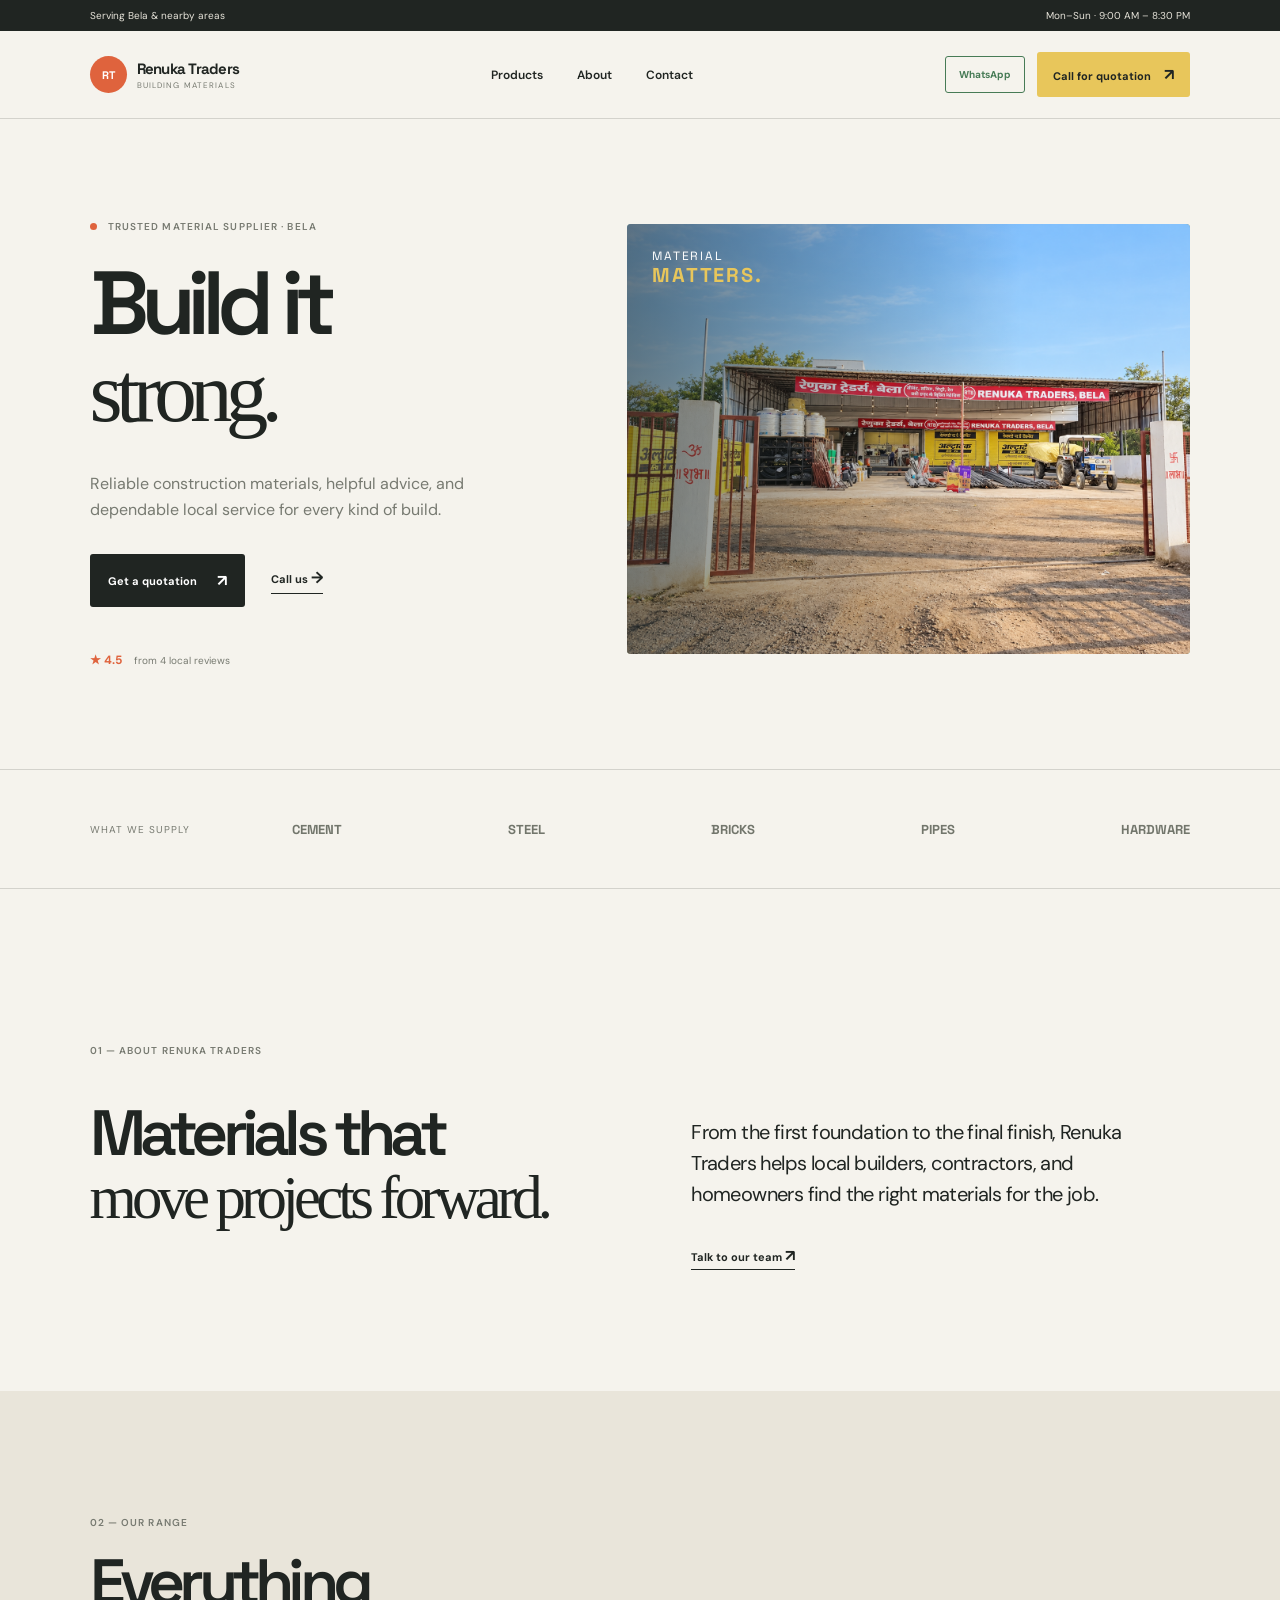
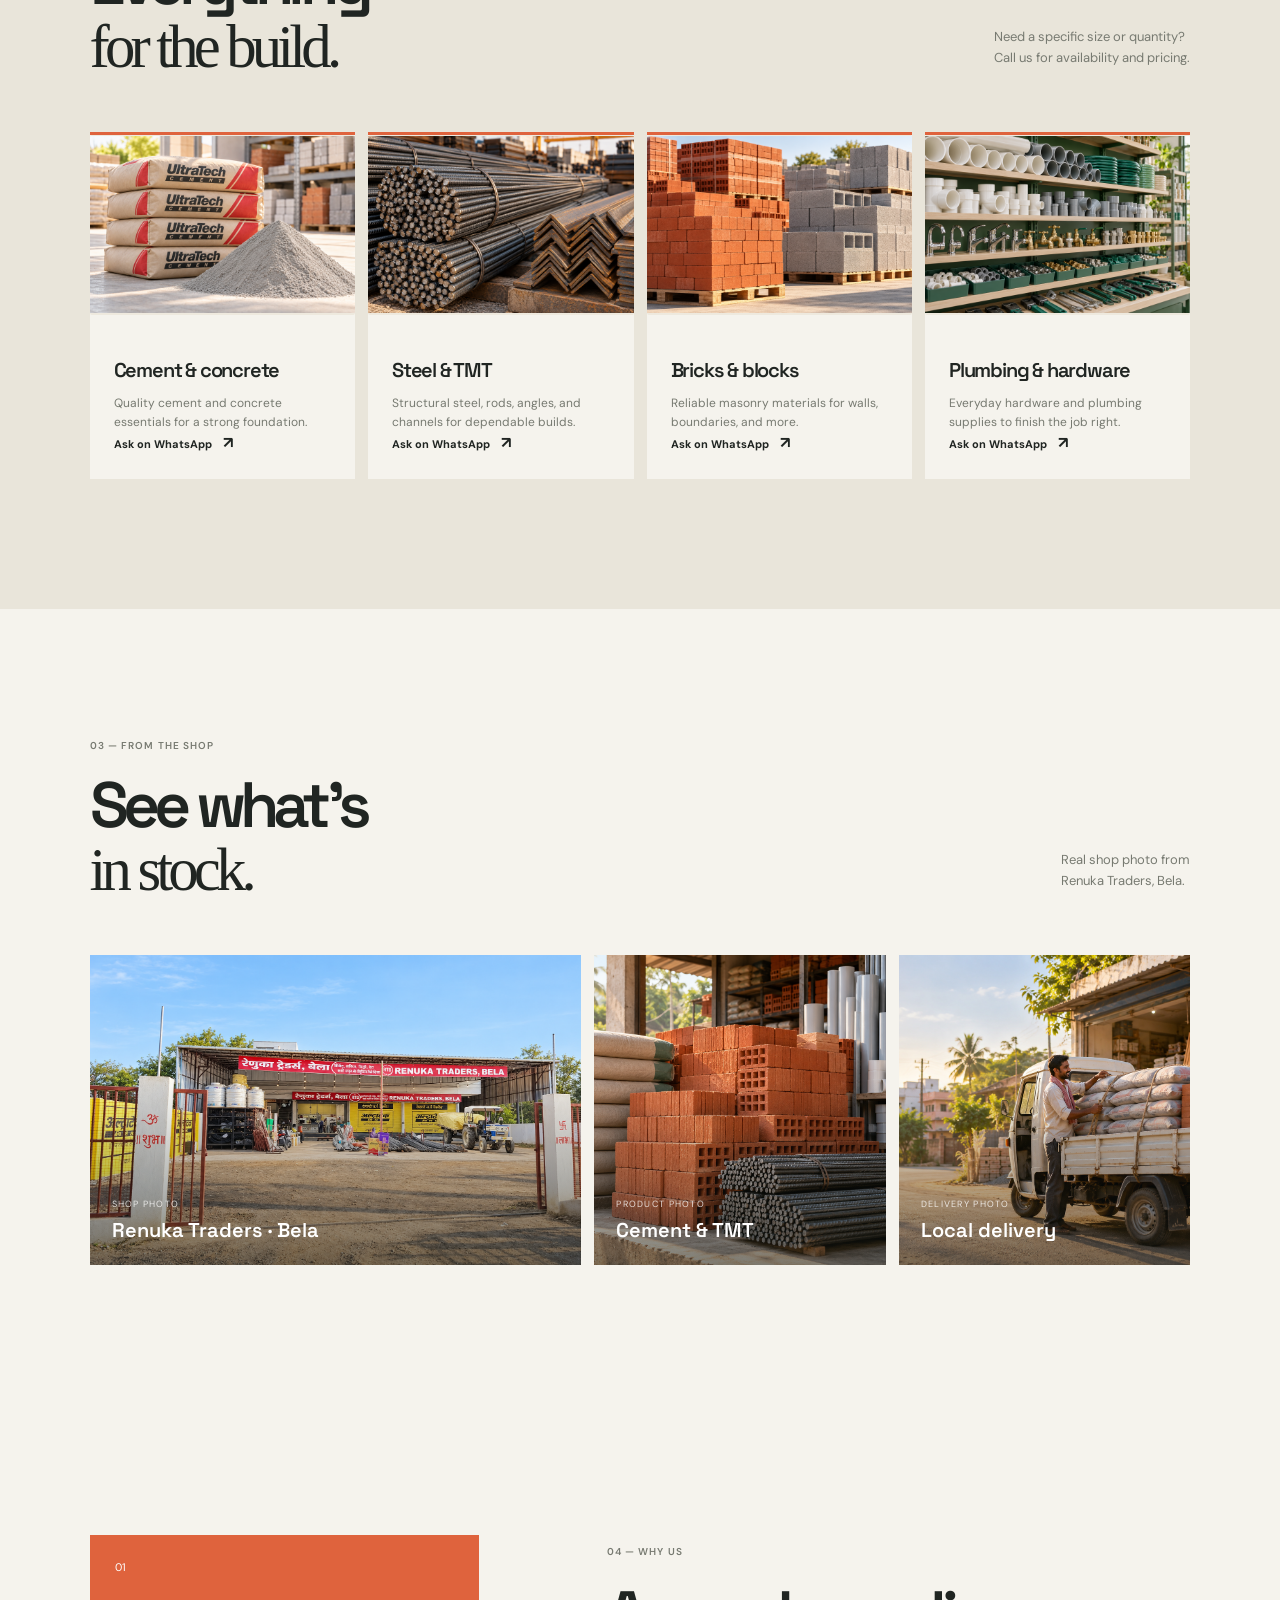
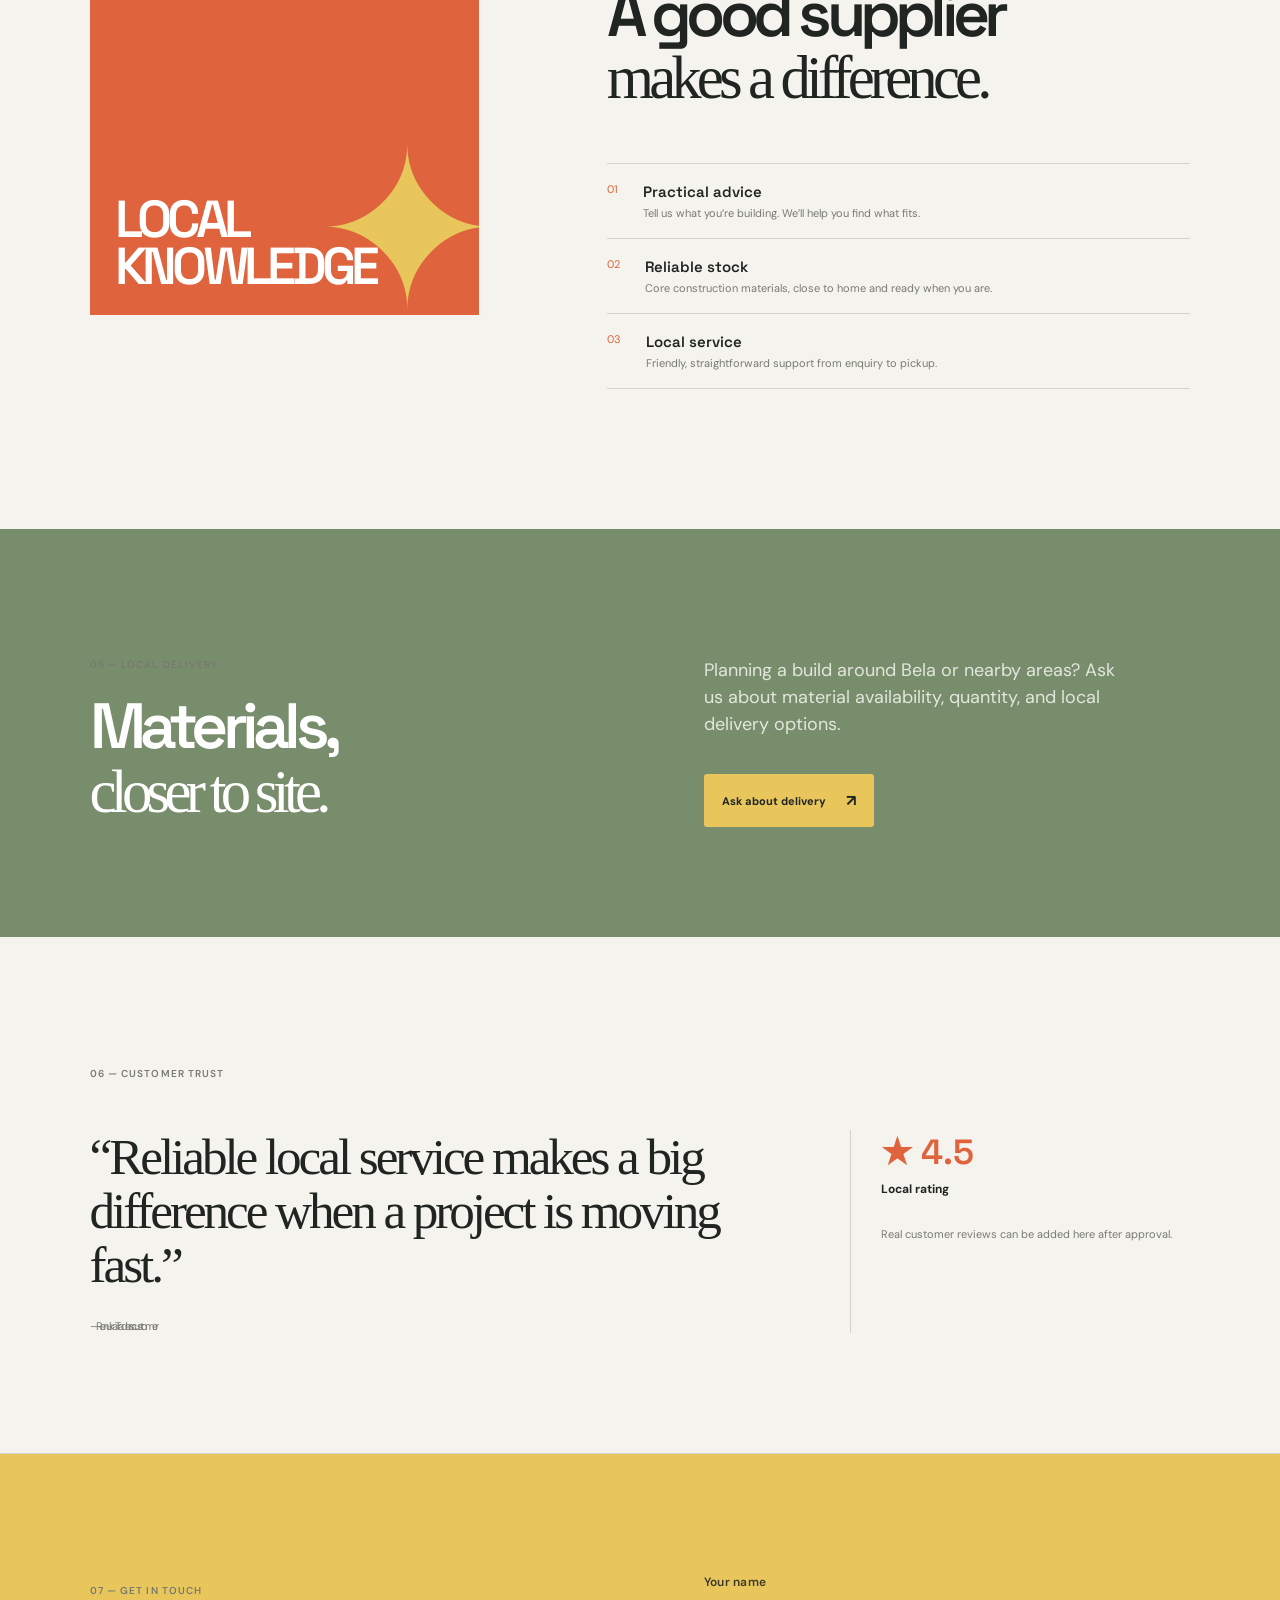
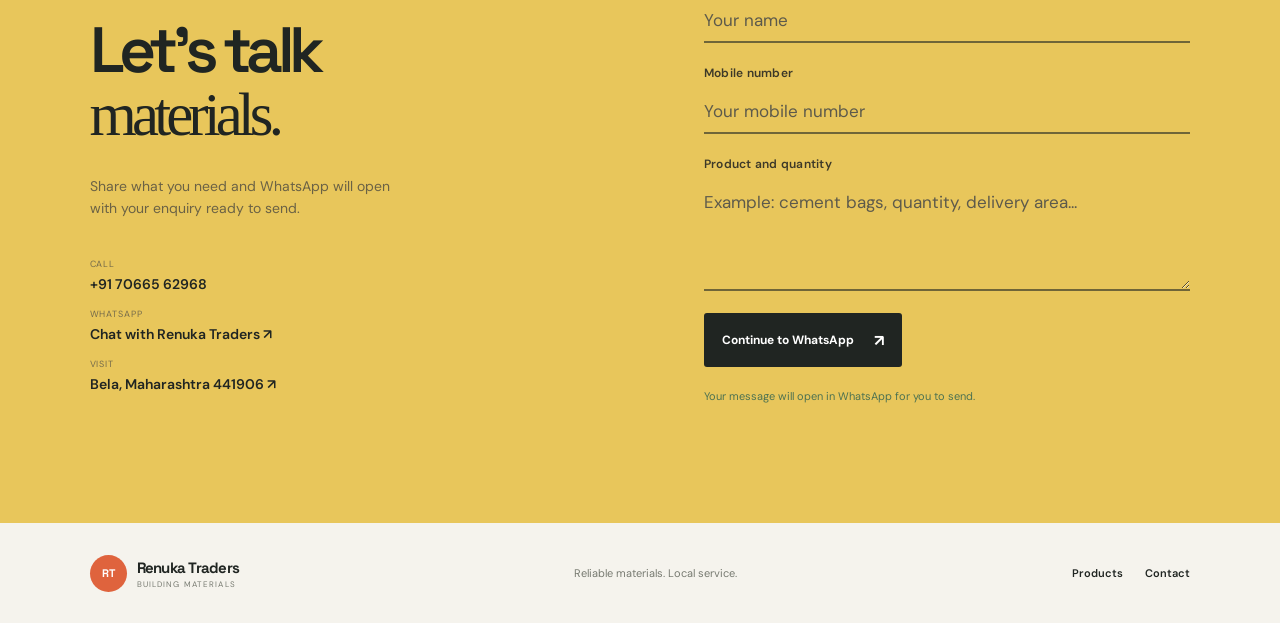
<file: index.html>
<!doctype html>
<html lang="en">
  <head>
    <meta charset="UTF-8" />
    <meta http-equiv="refresh" content="0; url=renuka-traders/" />
    <meta name="viewport" content="width=device-width, initial-scale=1.0" />
    <title>Renuka Traders</title>
  </head>
  <body>
    <p>Opening Renuka Traders…</p>
    <script>window.location.replace('renuka-traders/');</script>
  </body>
</html>
</file>
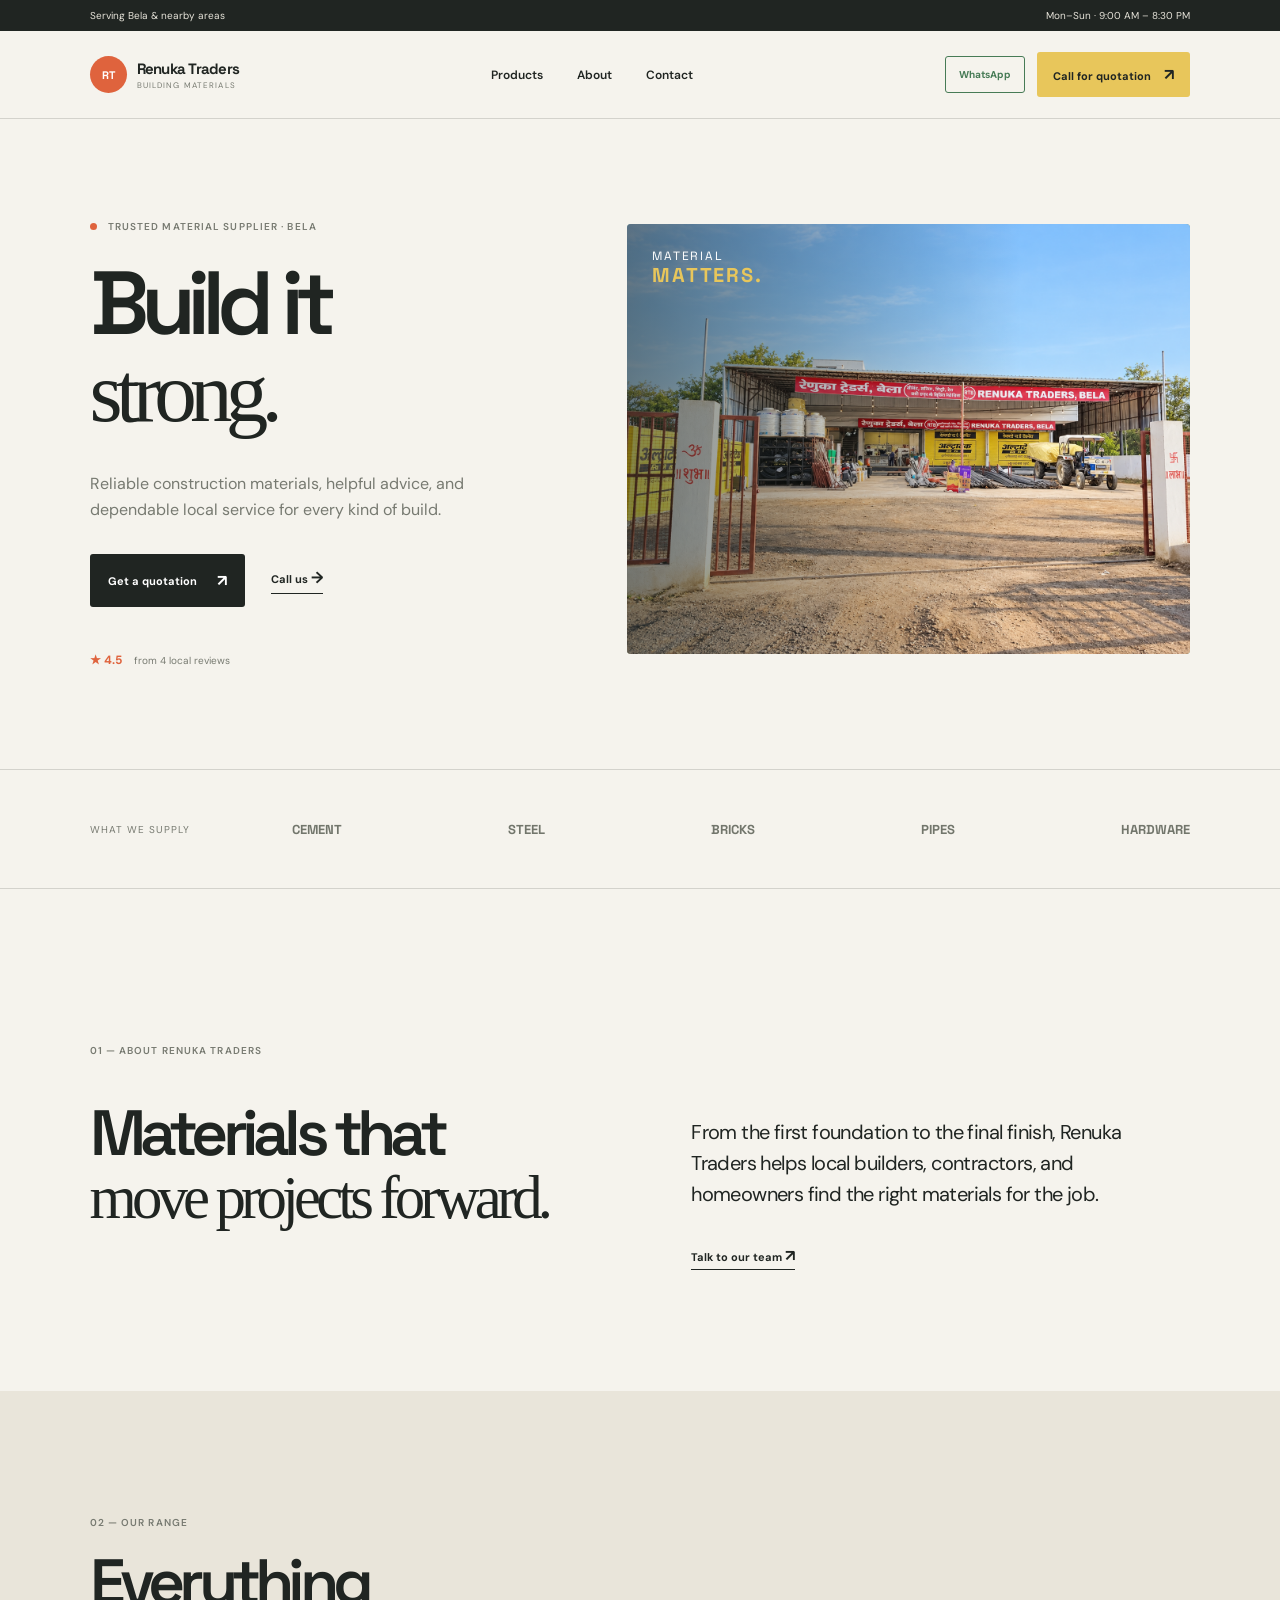
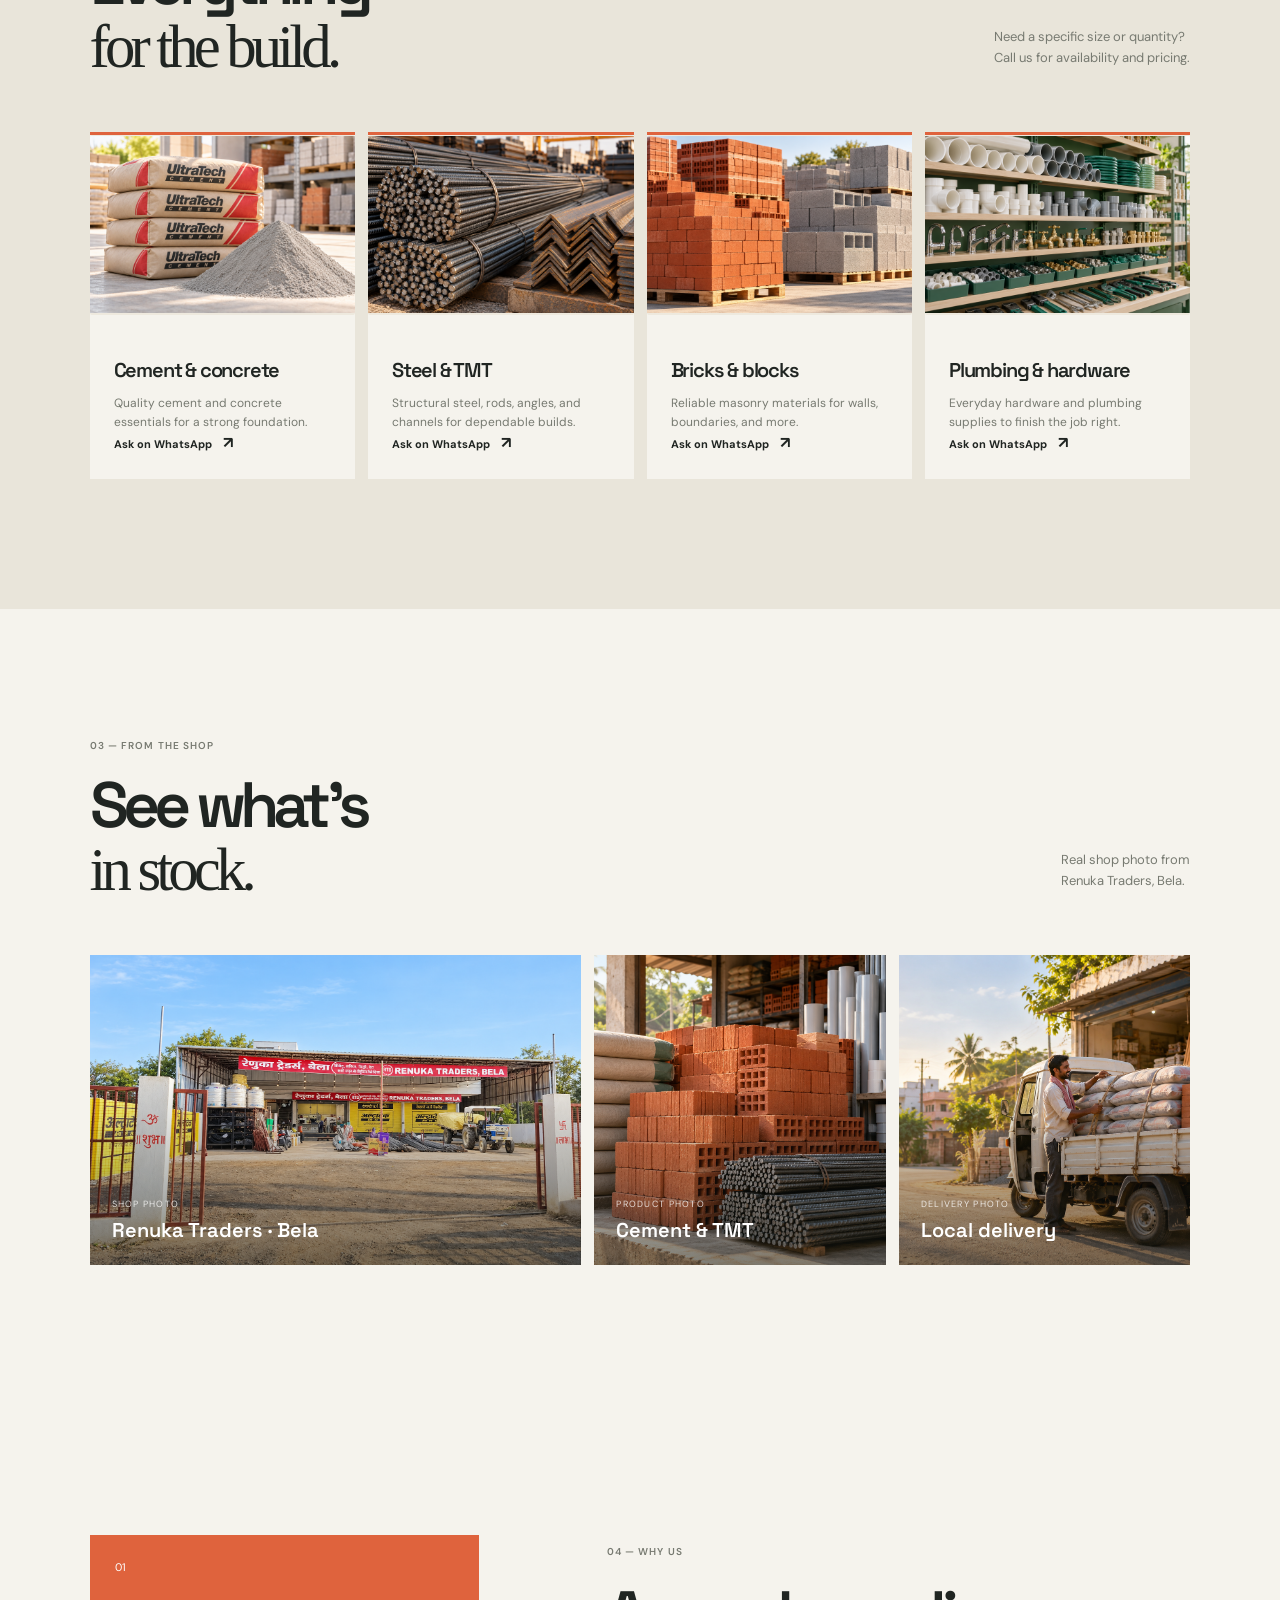
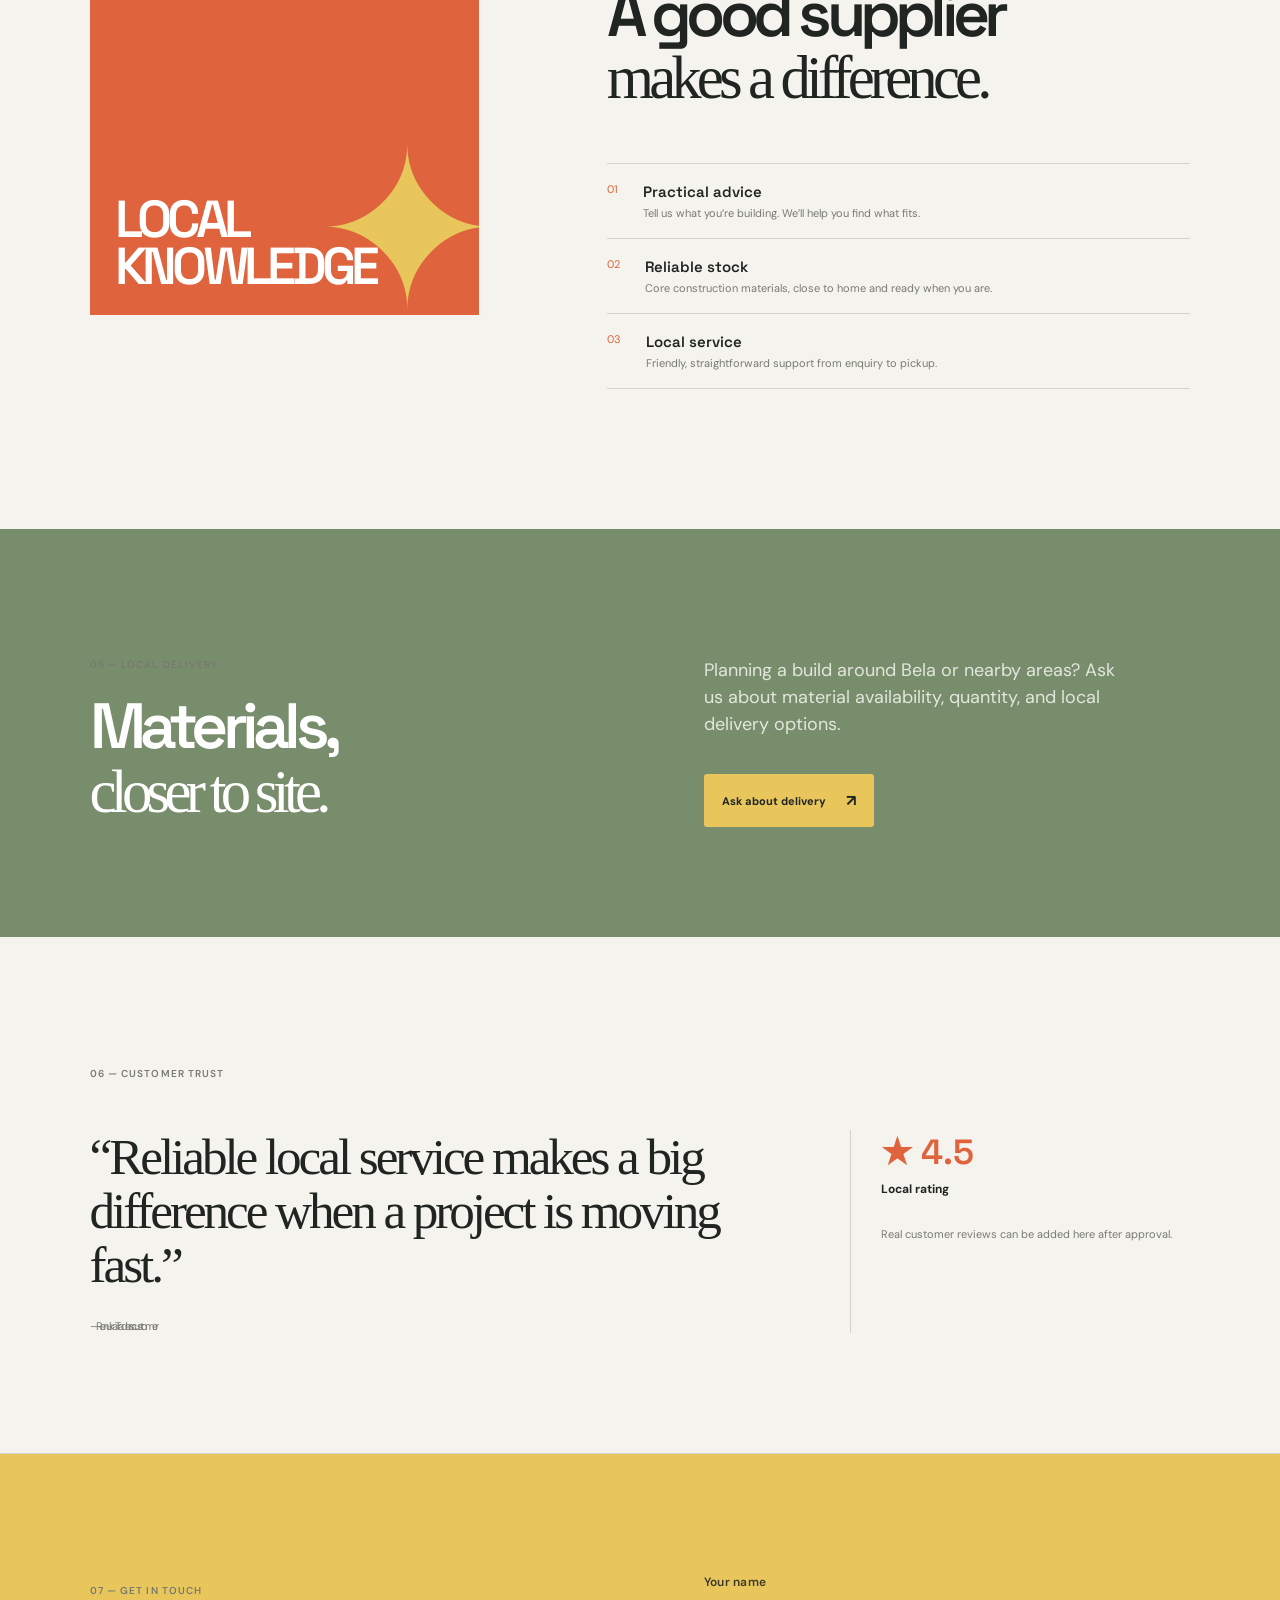
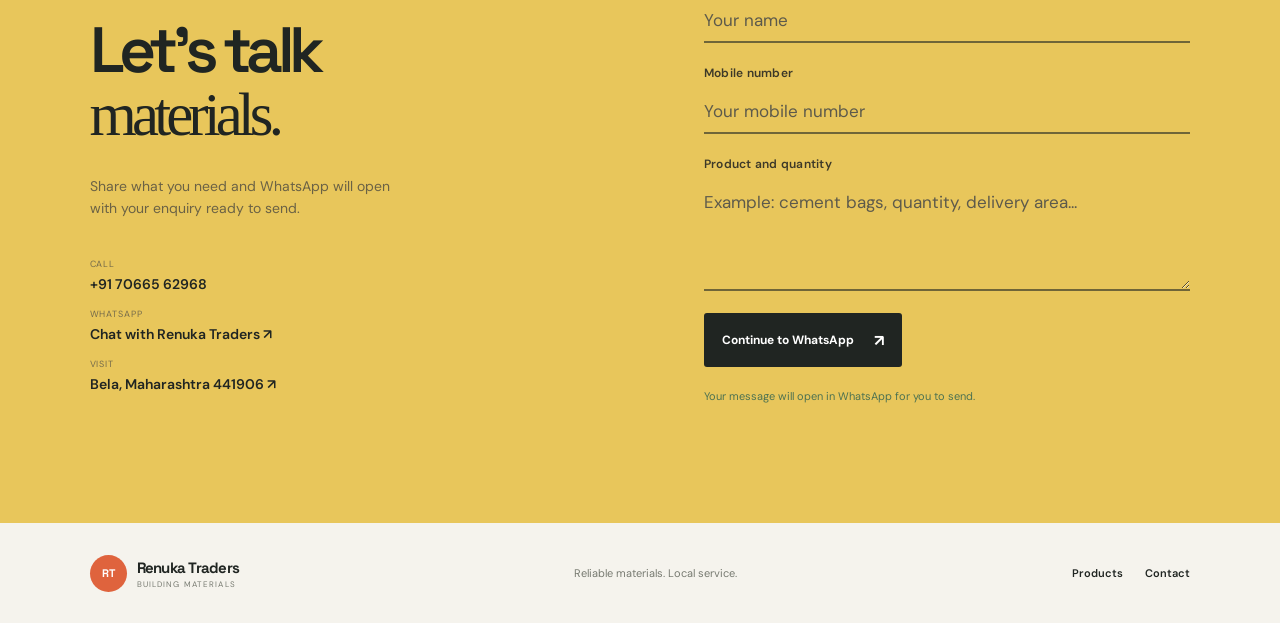
<file: renuka-traders/index.html>
<!doctype html>
<html lang="en">
<head>
  <meta charset="UTF-8" /><meta name="viewport" content="width=device-width, initial-scale=1.0" />
  <title>Renuka Traders | Building Materials in Bela</title>
  <meta name="description" content="Renuka Traders supplies trusted construction and building materials in Bela, Bhandara." />
  <link rel="preconnect" href="https://fonts.googleapis.com"><link rel="preconnect" href="https://fonts.gstatic.com" crossorigin>
  <link href="https://fonts.googleapis.com/css2?family=DM+Sans:wght@400;500;600;700&family=Space+Grotesk:wght@500;600;700&display=swap" rel="stylesheet">
  <link rel="stylesheet" href="styles.css" /><link rel="stylesheet" href="mobile.css" />
  <style>
    .header-actions{display:flex;align-items:center;gap:12px}.whatsapp{font-size:10px;font-weight:700;color:#477b56;border:1px solid #477b56;padding:11px 13px;border-radius:3px}.gallery{padding:120px 7vw 130px;background:var(--paper)}.photo-grid{display:grid;grid-template-columns:1.35fr .8fr .8fr;gap:13px;min-height:310px}.photo{background:linear-gradient(135deg,#d4aa83,#8c624c);position:relative;display:flex;flex-direction:column;justify-content:end;padding:22px;color:#fff;overflow:hidden}.photo:before{content:'';position:absolute;inset:0;background:linear-gradient(0deg,rgba(20,25,20,.55),transparent 60%)}.photo>*{position:relative}.photo span{font:9px var(--body);letter-spacing:.14em;opacity:.8}.photo b{font:600 20px var(--display);margin-top:7px}.photo-tall{background:linear-gradient(135deg,#889d85,#364840)}.photo-small{background:linear-gradient(135deg,#e2c55d,#b37035)}.delivery{background:var(--green);color:#fff;padding:110px 7vw;display:grid;grid-template-columns:1fr 1fr;gap:10vw;align-items:end}.delivery h2{font:600 clamp(45px,5vw,75px)/.95 var(--display);letter-spacing:-.09em;margin:25px 0 0}.delivery h2 em{font:400 .95em Georgia,serif}.delivery-copy p{font-size:18px;line-height:1.5;max-width:420px;color:#e2e7dd}.delivery-copy .primary{background:var(--yellow);color:var(--ink);margin-top:18px}.reviews{padding:120px 7vw;border-bottom:1px solid var(--line)}.review-grid{display:grid;grid-template-columns:1.3fr .7fr;gap:10vw;margin-top:50px}.reviews blockquote{font:400 clamp(30px,4vw,55px)/1.05 Georgia,serif;letter-spacing:-.06em;margin:0}.reviews cite{display:block;font:11px var(--body);color:var(--muted);font-style:normal;margin-top:28px}.review-score{border-left:1px solid var(--line);padding-left:30px;display:flex;flex-direction:column;gap:7px}.review-score strong{font:600 35px var(--display);color:var(--orange)}.review-score span{font-size:12px;font-weight:700}.review-score small{font-size:11px;color:var(--muted);line-height:1.5;margin-top:22px}@media(max-width:800px){.header-actions{display:none}.photo-grid,.delivery,.review-grid{grid-template-columns:1fr}.photo-grid{min-height:0}.photo{min-height:220px}.delivery-copy{margin-top:35px}.review-score{border-left:0;border-top:1px solid var(--line);padding:25px 0 0;margin-top:20px}}
  </style>
<style>.hero-photo{position:absolute;inset:0;width:100%;height:100%;object-fit:cover}.hero-art .sun,.hero-art .grid-lines,.hero-art .material-stack{display:none}.hero-art:after{content:'';position:absolute;inset:0;background:linear-gradient(90deg,rgba(30,38,32,.55),transparent 70%)}.art-label{z-index:1}</style>
<style>.photo img{position:absolute;inset:0;width:100%;height:100%;object-fit:cover}.photo:before{z-index:1}.photo>span,.photo>b{z-index:2}.category-image{display:block;width:calc(100% + 48px);height:180px;object-fit:contain;background:#eee9de;border-radius:2px;margin:-26px -24px 18px}.product-grid article{overflow:hidden}</style>
</head>
<body>
  <div class="topbar"><span>Serving Bela & nearby areas</span><span>Mon–Sun · 9:00 AM – 8:30 PM</span></div>
  <header class="header"><a class="logo" href="#top"><span>RT</span><div>Renuka <b>Traders</b><small>BUILDING MATERIALS</small></div></a><nav><a href="#products">Products</a><a href="#about">About</a><a href="#contact">Contact</a></nav><div class="header-actions"><a class="whatsapp" href="https://wa.me/917066562968" target="_blank" rel="noopener">WhatsApp</a><a class="call-btn" href="tel:+917066562968">Call for quotation <strong>↗</strong></a></div><button class="menu" aria-label="Open menu">☰</button></header>
  <main id="top">
    <section class="hero"><div class="hero-copy"><p class="eyebrow"><i></i> Trusted material supplier · Bela</p><h1>Build it<br /><em>strong.</em></h1><p class="lede">Reliable construction materials, helpful advice, and dependable local service for every kind of build.</p><div class="hero-actions"><a class="primary" href="#contact">Get a quotation <span>↗</span></a><a class="secondary" href="tel:+917066562968">Call us <span>→</span></a></div><div class="rating"><b>★ 4.5</b><span>from 4 local reviews</span></div></div><div class="hero-art"><img class="hero-photo" src="images/renuka-shop-front-day.png" alt="Renuka Traders shop front in Bela" /><div class="sun"></div><div class="grid-lines"></div><div class="material-stack"><div class="brick brick-a"></div><div class="brick brick-b"></div><div class="brick brick-c"></div><div class="steel"></div></div><div class="art-label">MATERIAL<br /><b>MATTERS.</b></div></div></section>
    <section class="trust"><span>WHAT WE SUPPLY</span><div><b>CEMENT</b><b>STEEL</b><b>BRICKS</b><b>PIPES</b><b>HARDWARE</b></div></section>
    <section class="intro" id="about"><p class="eyebrow">01 — ABOUT RENUKA TRADERS</p><div class="intro-grid"><h2>Materials that<br /><em>move projects forward.</em></h2><div><p>From the first foundation to the final finish, Renuka Traders helps local builders, contractors, and homeowners find the right materials for the job.</p><a class="text-link" href="#contact">Talk to our team <span>↗</span></a></div></div></section>
    <section class="products" id="products"><div class="section-heading"><div><p class="eyebrow">02 — OUR RANGE</p><h2>Everything<br /><em>for the build.</em></h2></div><p>Need a specific size or quantity?<br />Call us for availability and pricing.</p></div><div class="product-grid"><article><img class="category-image" src="images/category-cement.png" alt="Cement and concrete materials" /><h3>Cement & concrete</h3><p>Quality cement and concrete essentials for a strong foundation.</p><a class="product-enquiry" data-product="Cement & concrete" href="#contact">Ask on WhatsApp <span>↗</span></a></article><article><img class="category-image" src="images/category-steel.png" alt="Steel and TMT rods" /><h3>Steel & TMT</h3><p>Structural steel, rods, angles, and channels for dependable builds.</p><a class="product-enquiry" data-product="Steel & TMT" href="#contact">Ask on WhatsApp <span>↗</span></a></article><article><img class="category-image" src="images/category-bricks.png" alt="Bricks and concrete blocks" /><h3>Bricks & blocks</h3><p>Reliable masonry materials for walls, boundaries, and more.</p><a class="product-enquiry" data-product="Bricks & blocks" href="#contact">Ask on WhatsApp <span>↗</span></a></article><article><img class="category-image" src="images/category-plumbing.png" alt="Plumbing pipes and hardware" /><h3>Plumbing & hardware</h3><p>Everyday hardware and plumbing supplies to finish the job right.</p><a class="product-enquiry" data-product="Plumbing & hardware" href="#contact">Ask on WhatsApp <span>↗</span></a></article></div></section>
    <section class="gallery"><div class="section-heading"><div><p class="eyebrow">03 — FROM THE SHOP</p><h2>See what’s<br /><em>in stock.</em></h2></div><p>Real shop photo from<br />Renuka Traders, Bela.</p></div><div class="photo-grid"><div class="photo photo-large"><img src="images/renuka-shop-front-day.png" alt="Renuka Traders shop front in Bela" /><span>SHOP PHOTO</span><b>Renuka Traders · Bela</b></div><div class="photo photo-tall"><img src="images/renuka-products.png" alt="Cement bricks steel and plumbing products" /><span>PRODUCT PHOTO</span><b>Cement & TMT</b></div><div class="photo photo-small"><img src="images/renuka-delivery.png" alt="Local building material delivery" /><span>DELIVERY PHOTO</span><b>Local delivery</b></div></div></section>
    <section class="why"><div class="why-art"><span>01</span><strong>LOCAL<br />KNOWLEDGE</strong><i>✦</i></div><div><p class="eyebrow">04 — WHY US</p><h2>A good supplier<br /><em>makes a difference.</em></h2><div class="points"><p><b>01</b><span><strong>Practical advice</strong><small>Tell us what you’re building. We’ll help you find what fits.</small></span></p><p><b>02</b><span><strong>Reliable stock</strong><small>Core construction materials, close to home and ready when you are.</small></span></p><p><b>03</b><span><strong>Local service</strong><small>Friendly, straightforward support from enquiry to pickup.</small></span></p></div></div></section>
    <section class="delivery"><div><p class="eyebrow">05 — LOCAL DELIVERY</p><h2>Materials,<br /><em>closer to site.</em></h2></div><div class="delivery-copy"><p>Planning a build around Bela or nearby areas? Ask us about material availability, quantity, and local delivery options.</p><a class="primary" href="#contact">Ask about delivery <span>↗</span></a></div></section>
    <section class="reviews"><p class="eyebrow">06 — CUSTOMER TRUST</p><div class="review-grid"><blockquote>“Reliable local service makes a big difference when a project is moving fast.”<cite>— Renuka Traders customer</cite></blockquote><div class="review-score"><strong>★ 4.5</strong><span>Local rating</span><small>Real customer reviews can be added here after approval.</small></div></div></section>
    <section class="contact" id="contact"><div><p class="eyebrow">07 — GET IN TOUCH</p><h2>Let’s talk<br /><em>materials.</em></h2><p>Share what you need and WhatsApp will open with your enquiry ready to send.</p><div class="contact-details"><a href="tel:+917066562968"><small>CALL</small>+91 70665 62968</a><a href="https://wa.me/917066562968" target="_blank" rel="noopener"><small>WHATSAPP</small>Chat with Renuka Traders ↗</a><a href="https://maps.google.com/?q=Bela%2C%20Maharashtra%20441906" target="_blank" rel="noopener"><small>VISIT</small>Bela, Maharashtra 441906 ↗</a></div></div><form><label>Your name<input name="name" required autocomplete="name" placeholder="Your name" /></label><label>Mobile number<input name="phone" required type="tel" autocomplete="tel" placeholder="Your mobile number" /></label><label>Product and quantity<textarea name="details" required rows="4" placeholder="Example: cement bags, quantity, delivery area..." ></textarea></label><button class="primary" type="submit">Continue to WhatsApp <span>↗</span></button><small class="form-note" role="status" aria-live="polite">Your message will open in WhatsApp for you to send.</small></form></section>
  </main>
  <footer><a class="logo" href="#top"><span>RT</span><div>Renuka <b>Traders</b><small>BUILDING MATERIALS</small></div></a><p>Reliable materials. Local service.</p><div><a href="#products">Products</a><a href="#contact">Contact</a></div></footer>
  <script src="script.js"></script>
</body></html>
</file>
<file: renuka-traders/styles.css>
:root{--ink:#202522;--paper:#f5f3ed;--orange:#df633d;--yellow:#e8c65b;--green:#788d6b;--muted:#777a71;--line:rgba(32,37,34,.16);--display:'Space Grotesk',sans-serif;--body:'DM Sans',sans-serif}*{box-sizing:border-box}html{scroll-behavior:smooth}body{margin:0;color:var(--ink);background:var(--paper);font-family:var(--body)}a{color:inherit;text-decoration:none}.topbar{height:31px;background:var(--ink);color:#e7e4da;display:flex;align-items:center;justify-content:space-between;padding:0 7vw;font-size:10px}.header{height:88px;padding:0 7vw;display:flex;align-items:center;justify-content:space-between;border-bottom:1px solid var(--line)}.logo{display:flex;align-items:center;gap:10px;font:700 15px var(--display);letter-spacing:-.05em}.logo>span{display:grid;place-items:center;background:var(--orange);color:white;width:37px;height:37px;border-radius:50%;font-size:11px;letter-spacing:-.08em}.logo b{font-weight:700}.logo small{display:block;font:8px var(--body);letter-spacing:.14em;color:var(--muted);margin-top:2px}.header nav{display:flex;gap:34px;font-size:12px;font-weight:600}.call-btn{background:var(--yellow);padding:12px 16px;border-radius:3px;font-size:11px;font-weight:700}.call-btn strong{font-size:16px;margin-left:10px}.menu{display:none;border:0;background:none;font-size:22px}.hero{min-height:650px;padding:70px 7vw 80px;display:grid;grid-template-columns:.9fr 1.1fr;gap:6vw;align-items:center}.eyebrow{font:600 10px var(--body);letter-spacing:.11em;color:var(--muted);text-transform:uppercase}.eyebrow i{display:inline-block;width:7px;height:7px;border-radius:50%;background:var(--orange);margin-right:8px}.hero h1,.intro h2,.section-heading h2,.why h2,.contact h2{font:600 clamp(55px,7vw,100px)/.9 var(--display);letter-spacing:-.09em;margin:30px 0}.hero h1 em,.intro h2 em,.section-heading h2 em,.why h2 em,.contact h2 em{font:400 .95em Georgia,serif;letter-spacing:-.08em}.lede{color:var(--muted);font-size:16px;line-height:1.6;max-width:390px}.hero-actions{display:flex;gap:26px;align-items:center;margin-top:32px}.primary{display:inline-flex;align-items:center;gap:20px;background:var(--ink);color:#fff;padding:16px 18px;border-radius:3px;border:0;font:700 11px var(--body);cursor:pointer}.primary span,.secondary span,.text-link span{font-size:16px}.secondary,.text-link{font-size:11px;font-weight:700;border-bottom:1px solid var(--ink);padding-bottom:5px}.rating{display:flex;gap:12px;align-items:center;margin-top:45px;font-size:10px;color:var(--muted)}.rating b{color:var(--orange);font-size:12px}.hero-art{height:430px;position:relative;background:var(--green);overflow:hidden;border-radius:4px}.sun{position:absolute;width:230px;height:230px;background:var(--yellow);border-radius:50%;top:-45px;right:-30px}.grid-lines{position:absolute;inset:0;opacity:.2;background:linear-gradient(90deg,transparent 49.5%,#fff 50%,transparent 50.5%),linear-gradient(0deg,transparent 49.5%,#fff 50%,transparent 50.5%);background-size:80px 80px}.material-stack{position:absolute;inset:80px 75px}.brick{position:absolute;width:230px;height:82px;background:#b64b31;border:5px solid rgba(78,42,31,.32);box-shadow:14px 17px 0 rgba(39,55,38,.18)}.brick:after{content:'';position:absolute;inset:24px 0;border-top:4px solid rgba(78,42,31,.28);border-bottom:4px solid rgba(78,42,31,.28)}.brick-a{top:120px;left:50px;transform:rotate(-7deg)}.brick-b{top:165px;left:5px;transform:rotate(6deg);background:#cf6543}.brick-c{top:205px;left:76px;transform:rotate(-2deg);background:#9d402d}.steel{position:absolute;right:30px;top:55px;height:255px;width:22px;background:#4e5a55;transform:rotate(28deg);box-shadow:20px 10px 0 #68756e,40px 20px 0 #38423e}.art-label{position:absolute;left:25px;top:25px;color:#fff;font:12px var(--display);letter-spacing:.15em;line-height:1.2}.art-label b{font-size:20px;color:var(--yellow)}.trust{border-top:1px solid var(--line);border-bottom:1px solid var(--line);min-height:120px;padding:0 7vw;display:flex;align-items:center;gap:8vw}.trust>span{font:10px var(--body);color:var(--muted);letter-spacing:.1em;white-space:nowrap}.trust div{display:flex;justify-content:space-between;gap:5vw;width:100%;font:600 13px var(--display);color:#72766c}.intro{padding:145px 7vw 125px}.intro-grid{display:grid;grid-template-columns:1fr 1fr;gap:8vw;margin-top:48px}.intro h2{font-size:clamp(45px,5vw,75px);margin:0}.intro-grid>div{padding-top:12px}.intro-grid>div>p{font-size:20px;line-height:1.55;letter-spacing:-.03em;max-width:440px;margin:0 0 35px}.products{background:#e9e5da;padding:115px 7vw 130px}.section-heading{display:flex;justify-content:space-between;align-items:end;margin-bottom:50px}.section-heading h2{font-size:clamp(45px,5vw,75px);margin:25px 0 0}.section-heading>p{font-size:13px;color:var(--muted);line-height:1.6}.product-grid{display:grid;grid-template-columns:repeat(4,1fr);gap:13px}.product-grid article{background:var(--paper);padding:26px 24px;min-height:270px;border-top:3px solid var(--orange);display:flex;flex-direction:column}.product-icon{font:35px var(--display);color:var(--orange)}.product-grid h3{font:600 20px var(--display);letter-spacing:-.06em;margin:24px 0 11px}.product-grid p{font-size:12px;line-height:1.6;color:var(--muted);margin:0}.product-grid a{font-size:11px;font-weight:700;margin-top:auto}.product-grid a span{font-size:16px;margin-left:8px}.why{display:grid;grid-template-columns:.8fr 1.2fr;gap:10vw;padding:140px 7vw}.why h2{font-size:clamp(45px,5vw,75px);margin:28px 0 50px}.why-art{height:380px;background:var(--orange);color:#fff;position:relative;padding:25px;display:flex;flex-direction:column;justify-content:space-between;overflow:hidden}.why-art span{font:11px var(--body)}.why-art strong{font:600 52px/.9 var(--display);letter-spacing:-.09em;position:relative;z-index:1}.why-art i{position:absolute;right:-20px;bottom:-45px;font:220px Georgia;color:var(--yellow);font-style:normal}.points{border-top:1px solid var(--line)}.points p{display:flex;gap:25px;border-bottom:1px solid var(--line);padding:18px 0;margin:0}.points p>b{font:11px var(--body);color:var(--orange)}.points span{display:grid;gap:5px}.points strong{font:600 15px var(--display)}.points small{font-size:11px;color:var(--muted)}.contact{background:var(--yellow);padding:120px 7vw;display:grid;grid-template-columns:1fr 1fr;gap:10vw}.contact h2{font-size:clamp(45px,5vw,75px);margin:25px 0}.contact>div>p:not(.eyebrow){color:#6b6245;font-size:14px;max-width:330px;line-height:1.6}.contact-details{display:grid;gap:15px;margin-top:38px}.contact-details a{font-size:14px;font-weight:600}.contact-details small{display:block;font:9px var(--body);letter-spacing:.1em;color:#756b4b;margin-bottom:5px}.contact form{display:grid;gap:22px;align-content:center}.contact label{display:grid;gap:9px;font:10px var(--body);letter-spacing:.04em}.contact input,.contact textarea{border:0;border-bottom:1px solid rgba(32,37,34,.45);background:transparent;padding:10px 0;outline:0;font:14px var(--body);resize:vertical}.contact .primary{justify-self:start}.form-note{font-size:11px;color:#4d7251}.contact .primary{background:var(--ink)}footer{min-height:100px;padding:25px 7vw;display:flex;align-items:center;justify-content:space-between;gap:30px;background:var(--paper)}footer p{font-size:11px;color:var(--muted)}footer>div{display:flex;gap:22px;font-size:11px;font-weight:600}@media(max-width:800px){.topbar{padding:0 24px;font-size:8px}.header{padding:0 24px}.header nav,.call-btn{display:none}.menu{display:block}.hero{display:block;padding:70px 24px}.hero-art{margin-top:55px;height:340px}.trust{display:block;padding:30px 24px}.trust div{flex-wrap:wrap;gap:16px;margin-top:20px}.intro{padding:100px 24px}.intro-grid{display:block}.intro-grid>div{margin-top:35px}.products{padding:90px 24px}.section-heading{display:block}.section-heading>p{margin-top:25px}.product-grid{grid-template-columns:1fr 1fr}.why{display:block;padding:90px 24px}.why-art{margin-bottom:60px}.contact{display:block;padding:90px 24px}.contact form{margin-top:55px}footer{padding:25px 24px;flex-wrap:wrap}footer p{order:3;width:100%}}@media(max-width:480px){.hero h1{font-size:70px}.product-grid{grid-template-columns:1fr}.hero-art{height:300px}.material-stack{transform:scale(.75);transform-origin:bottom left;bottom:0;inset:auto 30px 0}.why-art{height:290px}.why-art strong{font-size:40px}}
</file>
<file: renuka-traders/mobile.css>
/* Mobile-first polish for comfortable phone browsing */
html,body{overflow-x:hidden}
@media(max-width:800px){
  .topbar{height:auto;min-height:30px;gap:12px;padding:8px 18px;line-height:1.25}
  .header{height:72px;padding:0 18px;position:relative;background:var(--paper);z-index:10}
  .logo{gap:8px;font-size:14px}.logo>span{width:33px;height:33px}.logo small{font-size:7px}
  .menu{display:grid;place-items:center;width:42px;height:42px;color:var(--ink);font-size:23px;cursor:pointer}
  .header nav{display:none;position:absolute;top:71px;left:0;right:0;padding:16px 18px 20px;background:var(--paper);border-bottom:1px solid var(--line);box-shadow:0 12px 25px rgba(32,37,34,.08);gap:0}
  .header nav.open{display:grid}.header nav a{padding:13px 4px;border-bottom:1px solid var(--line);font-size:14px}.header nav a:last-child{border-bottom:0}
  .hero{padding:58px 18px 54px;min-height:0}.eyebrow{font-size:9px;line-height:1.4}
  .hero h1{font-size:clamp(58px,17vw,78px);line-height:.88;margin:22px 0 25px}.lede{font-size:15px;line-height:1.55;max-width:330px}
  .hero-actions{gap:18px;flex-wrap:wrap;margin-top:26px}.primary{padding:15px 16px;min-height:48px}.secondary{padding:10px 0}.rating{margin-top:30px}
  .hero-art{height:260px;margin-top:40px;border-radius:3px}.art-label{left:17px;top:17px;font-size:10px}.art-label b{font-size:16px}
  .trust{padding:24px 18px;min-height:0}.trust div{gap:12px 22px;font-size:11px}
  .intro{padding:76px 18px 74px}.intro-grid{margin-top:30px}.intro h2{font-size:clamp(42px,12vw,58px);line-height:.93}.intro-grid>div{margin-top:28px;padding-top:0}.intro-grid>div>p{font-size:17px;line-height:1.5}
  .products{padding:76px 18px 82px}.section-heading{margin-bottom:30px}.section-heading h2{font-size:clamp(42px,12vw,58px);line-height:.93;margin-top:20px}.section-heading>p{font-size:12px;margin-top:19px}
  .product-grid{gap:12px}.product-grid article{min-height:0;padding:20px 18px 22px}.category-image{width:calc(100% + 36px);height:auto;min-height:145px;max-height:185px;object-fit:contain;margin:-20px -18px 18px}.product-grid h3{font-size:18px;margin:0 0 9px}.product-grid p{font-size:12px;line-height:1.5;margin-bottom:22px}
  .gallery{padding:76px 18px 82px}.photo-grid{gap:12px}.photo{min-height:235px;padding:18px}.photo-large{min-height:270px}.photo b{font-size:18px}
  .why{padding:78px 18px}.why-art{height:250px;margin-bottom:46px;padding:18px}.why-art strong{font-size:37px}.why-art i{font-size:160px}.why h2{font-size:clamp(42px,12vw,58px);line-height:.93;margin:20px 0 35px}.points p{gap:16px;padding:17px 0}.points small{font-size:11px;line-height:1.45}
  .delivery{padding:78px 18px}.delivery h2{font-size:clamp(44px,12vw,60px)}.delivery-copy p{font-size:16px}.delivery-copy .primary{margin-top:10px}
  .reviews{padding:76px 18px}.review-grid{margin-top:30px}.reviews blockquote{font-size:32px;line-height:1.05}.review-score{padding-top:20px;margin-top:28px}
  .contact{padding:78px 18px}.contact h2{font-size:clamp(44px,12vw,60px);line-height:.93;margin:20px 0}.contact>div>p:not(.eyebrow){font-size:14px}.contact-details{gap:18px;margin-top:30px}.contact-details a{font-size:14px}.contact form{gap:20px;margin-top:44px}.contact input,.contact textarea{font-size:16px;padding:12px 0}.contact .primary{width:100%;justify-content:space-between}
  footer{padding:24px 18px;gap:18px}footer>div{gap:16px}
}

/* Higher contrast contact form */
.contact label{font-size:12px;font-weight:600;color:#3d3928;letter-spacing:.02em}
.contact input,.contact textarea{color:var(--ink);font-size:17px;border-bottom:2px solid rgba(32,37,34,.6)}
.contact input::placeholder,.contact textarea::placeholder{color:#5d5a4b;opacity:1}
.contact textarea{min-height:110px}
.contact .primary{font-size:12px;min-height:54px;padding:16px 18px}
@media(max-width:800px){.contact label{font-size:13px}.contact input,.contact textarea{font-size:17px}.contact textarea{min-height:120px}}
</file>
